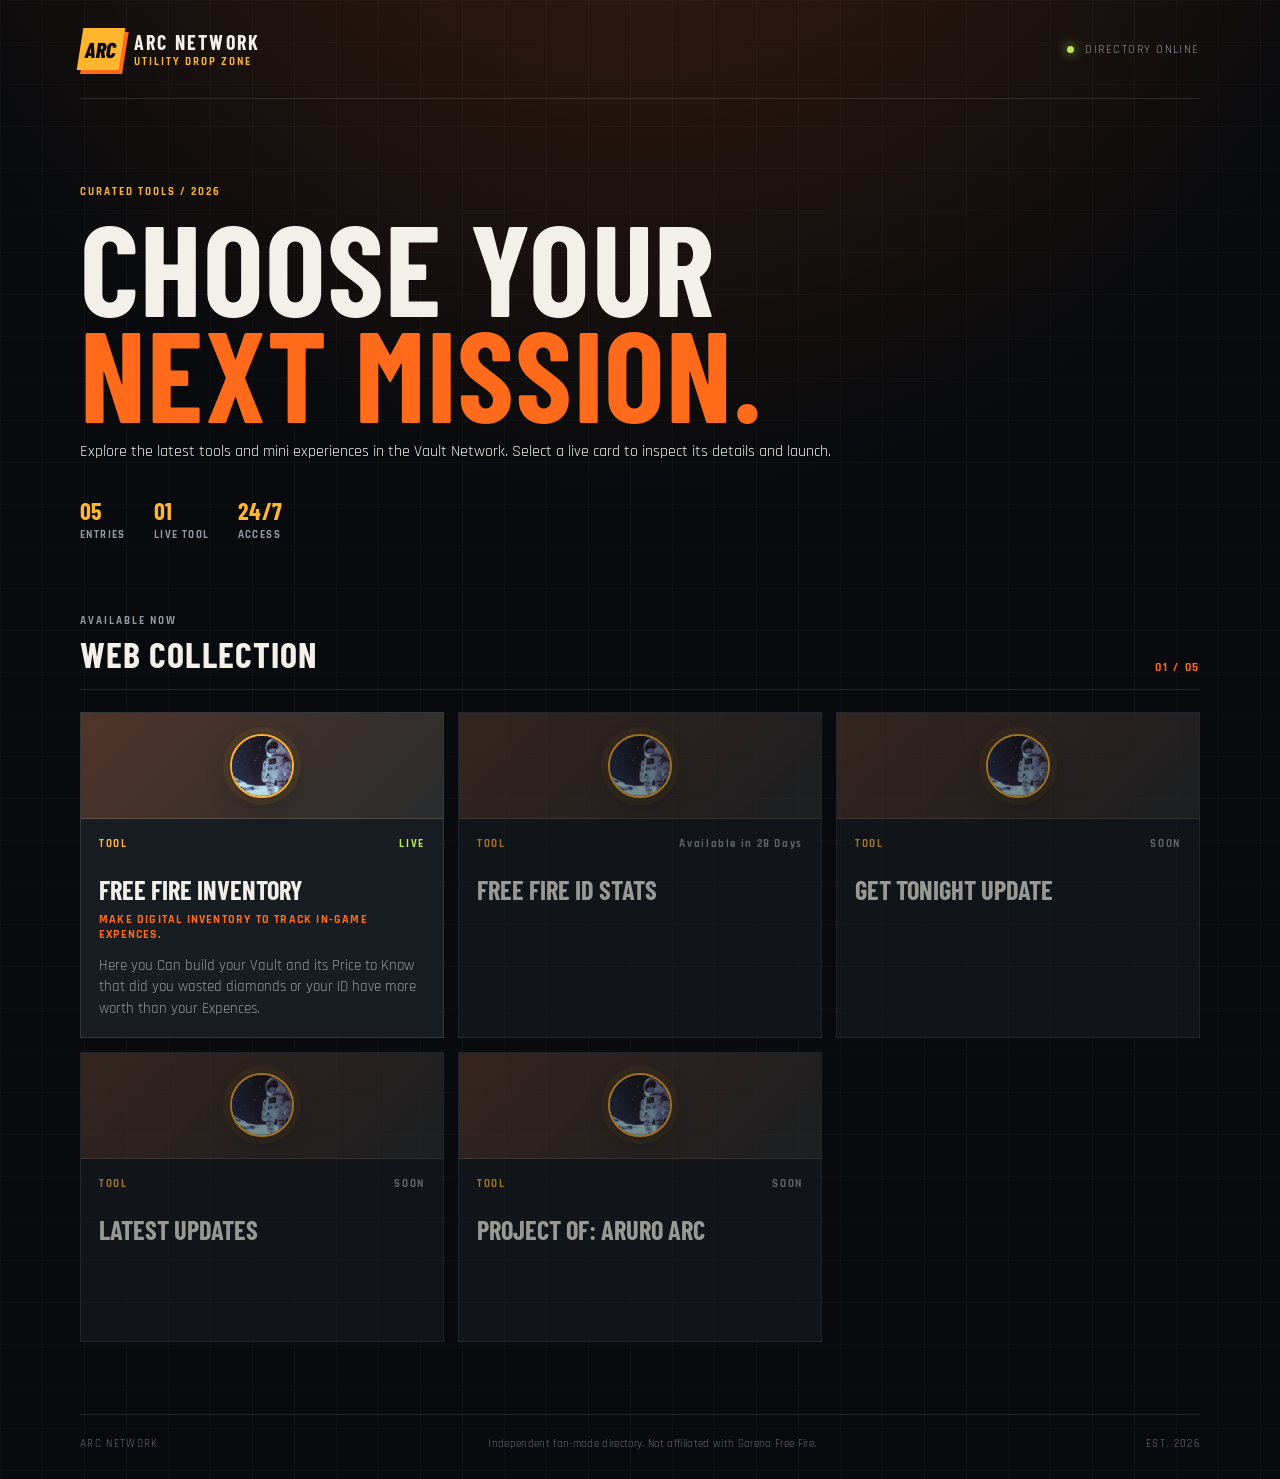
<file: index.html>
<!DOCTYPE html>
<html lang="en">
<head>
    <meta name="google-site-verification" content="02r0F-sgDW2lJvIfmW0I7ktlbFshtUH-K-Yxzn7QDXU" />
    <meta charset="UTF-8">
    <meta name="viewport" content="width=device-width, initial-scale=1.0">
    <!-- <title>Vault Network || Other Websites</title> -->
    <title>Free Fire Inventory Tools | Arc Network</title>
    <meta name="description" content="Explore Free Fire Inventory and other useful tools from the Arc Network directory.">
    <meta name="keywords" content="Free Fire tools, Free Fire Inventory, Arc Network, diamond value calculator">
    <meta name="author" content="Aruro Arc">
    <meta name="theme-color" content="#080a0d">
    <meta property="og:type" content="website">
    <meta property="og:title" content="Free Fire Inventory Tools | Arc Network">
    <meta property="og:description" content="Explore useful Free Fire tools and mini experiences from the Arc Network directory.">
    <meta property="og:site_name" content="Arc Network">
    <meta name="twitter:card" content="summary">
    <meta name="twitter:title" content="Free Fire Inventory Tools | Arc Network">
    <meta name="twitter:description" content="Explore useful Free Fire tools from the Arc Network directory.">
    <link rel="stylesheet" href="style.css">
</head>
<body>
    <header class="catalog-header">
        <a class="brand" href="index.html" aria-label="Vault Network home">
            <span class="brand-mark"><!--VN-->ARC</span>
            <span class="brand-copy"><strong><!--VAULT-->ARC NETWORK</strong><small>UTILITY DROP ZONE</small></span>
        </a>
        <span class="header-status"><i></i> DIRECTORY ONLINE</span>
    </header>

    <main class="catalog-shell">
        <section class="catalog-intro">
            <p class="eyebrow">CURATED TOOLS / 2026</p>
            <h1>Choose your <em>next mission.</em></h1>
            <p>Explore the latest tools and mini experiences in the Vault Network. Select a live card to inspect its details and launch.</p>
            <div class="catalog-stats" aria-label="Directory status">
                <span><strong>05</strong> ENTRIES</span>
                <span><strong>01</strong> LIVE TOOL</span>
                <span><strong>24/7</strong> ACCESS</span>
            </div>
        </section>
        <section class="catalog-section" aria-labelledby="catalog-title">
            <div class="section-heading">
                <div><p class="section-kicker">AVAILABLE NOW</p><h2 id="catalog-title">Web collection</h2></div>
                <span class="section-index">01 / 05</span>
            </div>
            <div id="websitesContainer"></div>
        </section>
    </main>

    <footer class="catalog-footer">
        <span><!--VAULT-->ARC NETWORK</span>
        <p>Independent fan-made directory. Not affiliated with Garena Free Fire.</p>
        <span>EST. 2026</span>
    </footer>
    <script src="DB - otherwebsscript.js"></script>
    <script src="script.js"></script>
</body>
</html>
</file>
<file: style.css>
@import url('https://fonts.googleapis.com/css2?family=Barlow+Condensed:wght@500;600;700;800&family=Rajdhani:wght@500;600;700&display=swap');

:root { --ink: #080a0d; --surface: #11161b; --surface-raised: #171d23; --line: rgba(255,255,255,.12); --text: #f2f0e9; --muted: #919aa3; --orange: #ff6b1a; --gold: #ffb52d; --green: #b8ed58; }
* { box-sizing: border-box; scrollbar-width: none; }
*::-webkit-scrollbar { display: none; }
body { margin: 0; min-height: 100vh; overflow-x: hidden; color: var(--text); font-family: 'Rajdhani', sans-serif; background: linear-gradient(rgba(255,255,255,.025) 1px, transparent 1px), linear-gradient(90deg, rgba(255,255,255,.025) 1px, transparent 1px), radial-gradient(circle at 50% -20%, rgba(255,107,26,.22), transparent 42%), var(--ink); background-size: 42px 42px, 42px 42px, auto, auto; }
.catalog-header { width: min(1120px, calc(100% - 48px)); margin: 0 auto; padding: 28px 0; display: flex; align-items: center; justify-content: space-between; border-bottom: 1px solid var(--line); }
.brand { display: flex; align-items: center; gap: 12px; color: var(--text); text-decoration: none; }
.brand-mark { display: grid; width: 42px; height: 42px; place-items: center; color: var(--ink); background: var(--gold); font-family: 'Barlow Condensed', sans-serif; font-size: 1.35rem; font-weight: 800; transform: skew(-9deg); box-shadow: 4px 4px 0 var(--orange); }
.brand-copy { display: grid; gap: 1px; }
.brand-copy strong { font-family: 'Barlow Condensed', sans-serif; font-size: 1.25rem; letter-spacing: .11em; }
.brand-copy small, .eyebrow, .section-kicker { color: var(--gold); font-size: .7rem; font-weight: 700; letter-spacing: .18em; }
.header-status { color: var(--muted); font-size: .72rem; letter-spacing: .13em; }
.header-status i { display: inline-block; width: 7px; height: 7px; margin-right: 7px; border-radius: 50%; background: var(--green); box-shadow: 0 0 12px var(--green); }
.catalog-shell { width: min(1120px, calc(100% - 48px)); margin: 0 auto; }
.catalog-intro { padding: 86px 0 72px; }
.eyebrow { margin: 0 0 14px; }
h1, h2, h3 { margin: 0; font-family: 'Barlow Condensed', sans-serif; text-transform: uppercase; }
h1 { max-width: 780px; font-size: clamp(4rem, 10vw, 8.5rem); line-height: .83; letter-spacing: .01em; }
h1 em { color: var(--orange); font-style: normal; }
.catalog-intro > p:last-child { max-width: 500px; margin: 24px 0 0; color: var(--muted); font-size: 1.05rem; line-height: 1.5; }
.catalog-stats { display: flex; gap: 28px; margin-top: 34px; }
.catalog-stats span { color: var(--muted); font-size: .68rem; font-weight: 700; letter-spacing: .13em; }
.catalog-stats strong { display: block; margin-bottom: 3px; color: var(--gold); font-family: 'Barlow Condensed', sans-serif; font-size: 1.5rem; letter-spacing: .02em; }
.catalog-section { padding-bottom: 72px; }
.section-heading { display: flex; align-items: end; justify-content: space-between; margin-bottom: 22px; padding-bottom: 14px; border-bottom: 1px solid var(--line); }
.section-kicker { margin: 0 0 4px; color: var(--muted); }
h2 { font-size: 2.25rem; letter-spacing: .03em; }
.section-index { color: var(--orange); font-size: .78rem; font-weight: 700; letter-spacing: .14em; }
#websitesContainer { display: grid; grid-template-columns: repeat(3, minmax(0, 1fr)); gap: 14px; }
.web-card { min-height: 290px; overflow: hidden; background: var(--surface-raised); border: 1px solid var(--line); cursor: pointer; transition: border-color .2s ease, transform .2s ease, background .2s ease; }
.web-card:hover, .web-card:focus-visible { background: #1d252c; border-color: var(--gold); outline: none; transform: translateY(-5px); }
.web-card.is-locked { opacity: .62; }
.web-card.is-locked:hover, .web-card.is-locked:focus-visible { opacity: .86; }
.web-card-visual { display: grid; height: 106px; place-items: center; background: linear-gradient(135deg, rgba(255,107,26,.22), rgba(255,181,45,.04)), #20262d; border-bottom: 1px solid var(--line); }
.web-card-logo { width: 64px; height: 64px; object-fit: cover; border: 2px solid var(--gold); border-radius: 50%; background: var(--surface); box-shadow: 0 0 0 7px rgba(255,181,45,.08), 0 8px 24px rgba(0,0,0,.28); }
.web-card-body { padding: 18px; }
.web-card-meta { display: flex; justify-content: space-between; color: var(--gold); font-size: .68rem; font-weight: 700; letter-spacing: .15em; }
.web-card-status { color: var(--green); }
.is-locked .web-card-status { color: var(--muted); }
.web-card-arrow { color: var(--orange); font-size: 1rem; }
h3 { margin-top: 26px; font-size: 1.65rem; line-height: 1; }
.web-card-purpose { min-height: 21px; margin: 8px 0 0; color: var(--orange); font-size: .75rem; font-weight: 700; letter-spacing: .1em; text-transform: uppercase; }
.web-card-description { margin: 13px 0 0; color: var(--muted); font-size: .92rem; line-height: 1.45; }
.catalog-footer { display: flex; width: min(1120px, calc(100% - 48px)); margin: 0 auto; padding: 22px 0 28px; align-items: center; justify-content: space-between; border-top: 1px solid var(--line); color: #69717a; font-size: .7rem; letter-spacing: .12em; }
.catalog-footer p { margin: 0; letter-spacing: .03em; text-align: center; }
@media (max-width: 800px) { #websitesContainer { grid-template-columns: repeat(2, minmax(0, 1fr)); } .catalog-intro { padding: 64px 0 52px; } }
@media (max-width: 560px) { .catalog-header, .catalog-shell, .catalog-footer { width: calc(100% - 28px); } .catalog-header { padding: 20px 0; } .header-status { display: none; } .catalog-intro { padding: 56px 0 44px; } h1 { font-size: clamp(3.5rem, 18vw, 5.5rem); } .section-heading { align-items: start; flex-direction: column; gap: 10px; } #websitesContainer { grid-template-columns: 1fr; } .web-card { min-height: 250px; } .catalog-footer { align-items: start; flex-direction: column; gap: 12px; } .catalog-footer p { order: 3; text-align: left; } }

@media (max-width: 560px) {
	body {
		min-width: 320px;
	}

	.catalog-header,
	.catalog-shell,
	.catalog-footer {
		width: calc(100% - 32px);
	}

	.catalog-header {
		padding: 18px 0;
	}

	.brand {
		gap: 9px;
	}

	.brand-mark {
		width: 38px;
		height: 38px;
		font-size: 1.15rem;
	}

	.brand-copy strong {
		font-size: 1.05rem;
	}

	.brand-copy small,
	.eyebrow,
	.section-kicker {
		font-size: .6rem;
		letter-spacing: .14em;
	}

	.catalog-intro {
		padding: 52px 0 42px;
	}

	h1 {
		max-width: 100%;
		font-size: clamp(3.35rem, 18vw, 5.4rem);
		line-height: .86;
	}

	.catalog-intro > p:last-child {
		margin-top: 20px;
		font-size: .98rem;
	}

	.catalog-stats {
		gap: 18px;
		margin-top: 28px;
	}

	.catalog-stats span {
		font-size: .58rem;
	}

	.catalog-stats strong {
		font-size: 1.3rem;
	}

	.section-heading {
		gap: 8px;
	}

	h2 {
		font-size: 2rem;
	}

	#websitesContainer {
		gap: 12px;
	}

	.web-card {
		min-height: 0;
	}

	.web-card:hover,
	.web-card:focus-visible {
		transform: none;
	}

	.web-card-visual {
		height: 116px;
	}

	.web-card-body {
		padding: 17px;
	}

	h3 {
		margin-top: 22px;
		font-size: 1.55rem;
	}

	.web-card-description {
		font-size: .9rem;
	}

	.catalog-footer {
		gap: 10px;
		padding: 20px 0 24px;
		line-height: 1.4;
	}

	.catalog-footer p {
		text-align: left;
	}
}
</file>
<file: WebCard.css>
@import url('https://fonts.googleapis.com/css2?family=Barlow+Condensed:wght@500;600;700;800&family=Rajdhani:wght@500;600;700&display=swap');
:root { --ink:#080a0d; --surface:#171d23; --line:rgba(255,255,255,.12); --text:#f2f0e9; --muted:#919aa3; --orange:#ff6b1a; --gold:#ffb52d; --green:#b8ed58; }
* { box-sizing:border-box; scrollbar-width:none; }
body { margin:0; min-height:100vh; color:var(--text); font-family:'Rajdhani',sans-serif; background:linear-gradient(rgba(255,255,255,.025) 1px,transparent 1px),linear-gradient(90deg,rgba(255,255,255,.025) 1px,transparent 1px),radial-gradient(circle at 50% -10%,rgba(255,107,26,.22),transparent 42%),var(--ink); background-size:42px 42px,42px 42px,auto,auto; }
.detail-header { width:min(980px,calc(100% - 48px)); margin:0 auto; padding:28px 0; display:flex; align-items:center; justify-content:space-between; border-bottom:1px solid var(--line); }
.brand { display:flex; align-items:center; gap:12px; color:var(--text); text-decoration:none; }
.brand-mark { display:grid; width:42px; height:42px; place-items:center; color:var(--ink); background:var(--gold); font-family:'Barlow Condensed',sans-serif; font-size:1.35rem; font-weight:800; transform:skew(-9deg); box-shadow:4px 4px 0 var(--orange); }
.brand-copy { display:grid; gap:1px; }.brand-copy strong { font-family:'Barlow Condensed',sans-serif; font-size:1.25rem; letter-spacing:.11em; }.brand-copy small,.eyebrow { color:var(--gold); font-size:.7rem; font-weight:700; letter-spacing:.18em; }
.back-link { color:var(--muted); font-size:.8rem; letter-spacing:.12em; text-decoration:none; text-transform:uppercase; }.back-link:hover { color:var(--gold); }
.detail-shell { width:min(980px,calc(100% - 48px)); margin:70px auto; }.detail-card { display:grid; grid-template-columns:36% 64%; background:var(--surface); border:1px solid var(--line); box-shadow:0 28px 70px rgba(0,0,0,.48); }.detail-visual { min-height:450px; display:grid; place-content:center; gap:28px; justify-items:center; background:linear-gradient(135deg,rgba(255,107,26,.25),rgba(255,181,45,.04)),#20262d; border-right:1px solid var(--line); }.detail-visual > span { color:var(--orange); font-size:.7rem; font-weight:700; letter-spacing:.2em; }.detail-visual #webLogoContainer { display:grid; width:150px; height:150px; place-items:center; border:1px solid var(--gold); background:rgba(8,10,13,.45); transform:rotate(3deg); }.detail-visual #webLogoContainerImage { width:108px; height:108px; object-fit:cover; }.detail-content { padding:54px 48px; }.eyebrow { margin:0 0 16px; }.eyebrow span { color:var(--orange); }.detail-content h1 { max-width:480px; margin:0; font-family:'Barlow Condensed',sans-serif; font-size:clamp(3rem,7vw,6rem); line-height:.85; text-transform:uppercase; }.detail-description { max-width:500px; margin:24px 0 38px; color:var(--muted); font-size:1.05rem; line-height:1.55; }.detail-data { display:flex; gap:34px; padding:16px 0; border-top:1px solid var(--line); color:#69717a; font-size:.68rem; font-weight:700; letter-spacing:.13em; }.detail-data strong { display:block; margin-top:5px; color:var(--text); font-size:.85rem; letter-spacing:.03em; overflow-wrap:anywhere; }.detail-data-muted { border-bottom:1px solid var(--line); }.detail-data-muted strong { color:var(--muted); }.detail-content button { margin-top:34px; padding:14px 22px; border:0; color:var(--ink); background:var(--gold); font-family:'Rajdhani',sans-serif; font-size:.8rem; font-weight:800; letter-spacing:.1em; text-transform:uppercase; cursor:pointer; }.detail-content button:hover { background:#ffc34e; }.detail-content button span { margin-left:12px; font-size:1rem; }.detail-footer { width:min(980px,calc(100% - 48px)); margin:0 auto 28px; padding-top:20px; border-top:1px solid var(--line); color:#69717a; font-size:.72rem; letter-spacing:.04em; text-align:center; }
@media (max-width:700px) { .detail-header,.detail-shell,.detail-footer { width:calc(100% - 28px); }.detail-header { padding:20px 0; }.back-link { font-size:.68rem; }.detail-shell { margin:40px auto; }.detail-card { grid-template-columns:1fr; }.detail-visual { min-height:250px; border-right:0; border-bottom:1px solid var(--line); }.detail-visual #webLogoContainer { width:110px; height:110px; }.detail-visual #webLogoContainerImage { width:78px; height:78px; }.detail-content { padding:32px 22px; }.detail-data { gap:16px; flex-wrap:wrap; }.detail-content button { width:100%; } }

@media (max-width:480px) {
	.detail-header,
	.detail-shell,
	.detail-footer {
		width: calc(100% - 32px);
	}

	.detail-header {
		padding: 18px 0;
	}

	.brand {
		gap: 9px;
	}

	.brand-mark {
		width: 38px;
		height: 38px;
		font-size: 1.15rem;
	}

	.brand-copy strong {
		font-size: 1.05rem;
	}

	.brand-copy small {
		font-size: .6rem;
		letter-spacing: .14em;
	}

	.back-link {
		padding: 10px 0;
		font-size: .64rem;
	}

	.detail-shell {
		margin: 32px auto 42px;
	}

	.detail-visual {
		min-height: 230px;
		gap: 20px;
	}

	.detail-visual #webLogoContainer {
		width: 112px;
		height: 112px;
	}

	.detail-visual #webLogoContainerImage {
		width: 80px;
		height: 80px;
	}

	.detail-content {
		padding: 28px 20px 24px;
	}

	.detail-content h1 {
		font-size: clamp(3rem, 15vw, 4.8rem);
		line-height: .88;
	}

	.detail-description {
		margin: 20px 0 26px;
		font-size: .96rem;
	}

	.detail-data {
		gap: 14px 18px;
	}

	.detail-data > span {
		min-width: calc(50% - 9px);
	}

	.detail-content button {
		width: 100%;
		margin-top: 26px;
		padding: 15px 18px;
	}

	.detail-footer {
		padding-bottom: 22px;
		font-size: .68rem;
		line-height: 1.4;
		text-align: left;
	}
}
</file>
